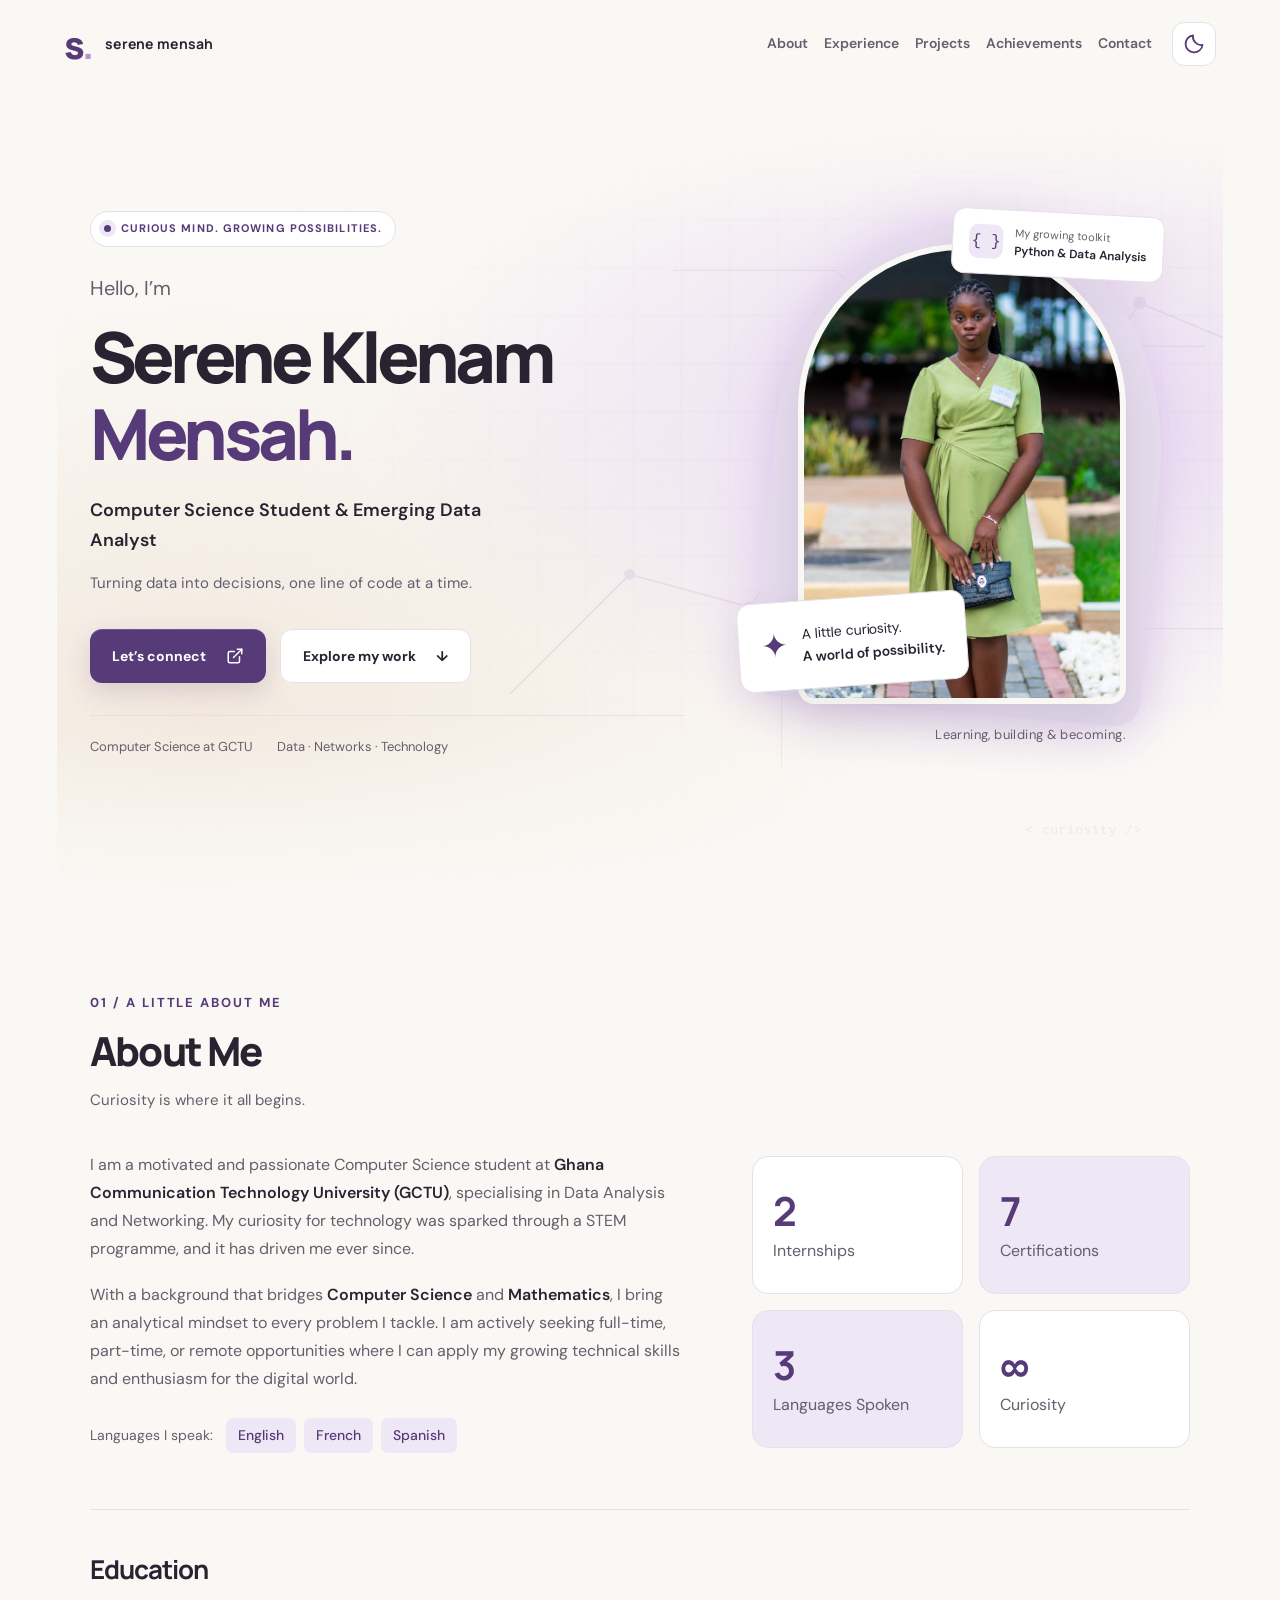
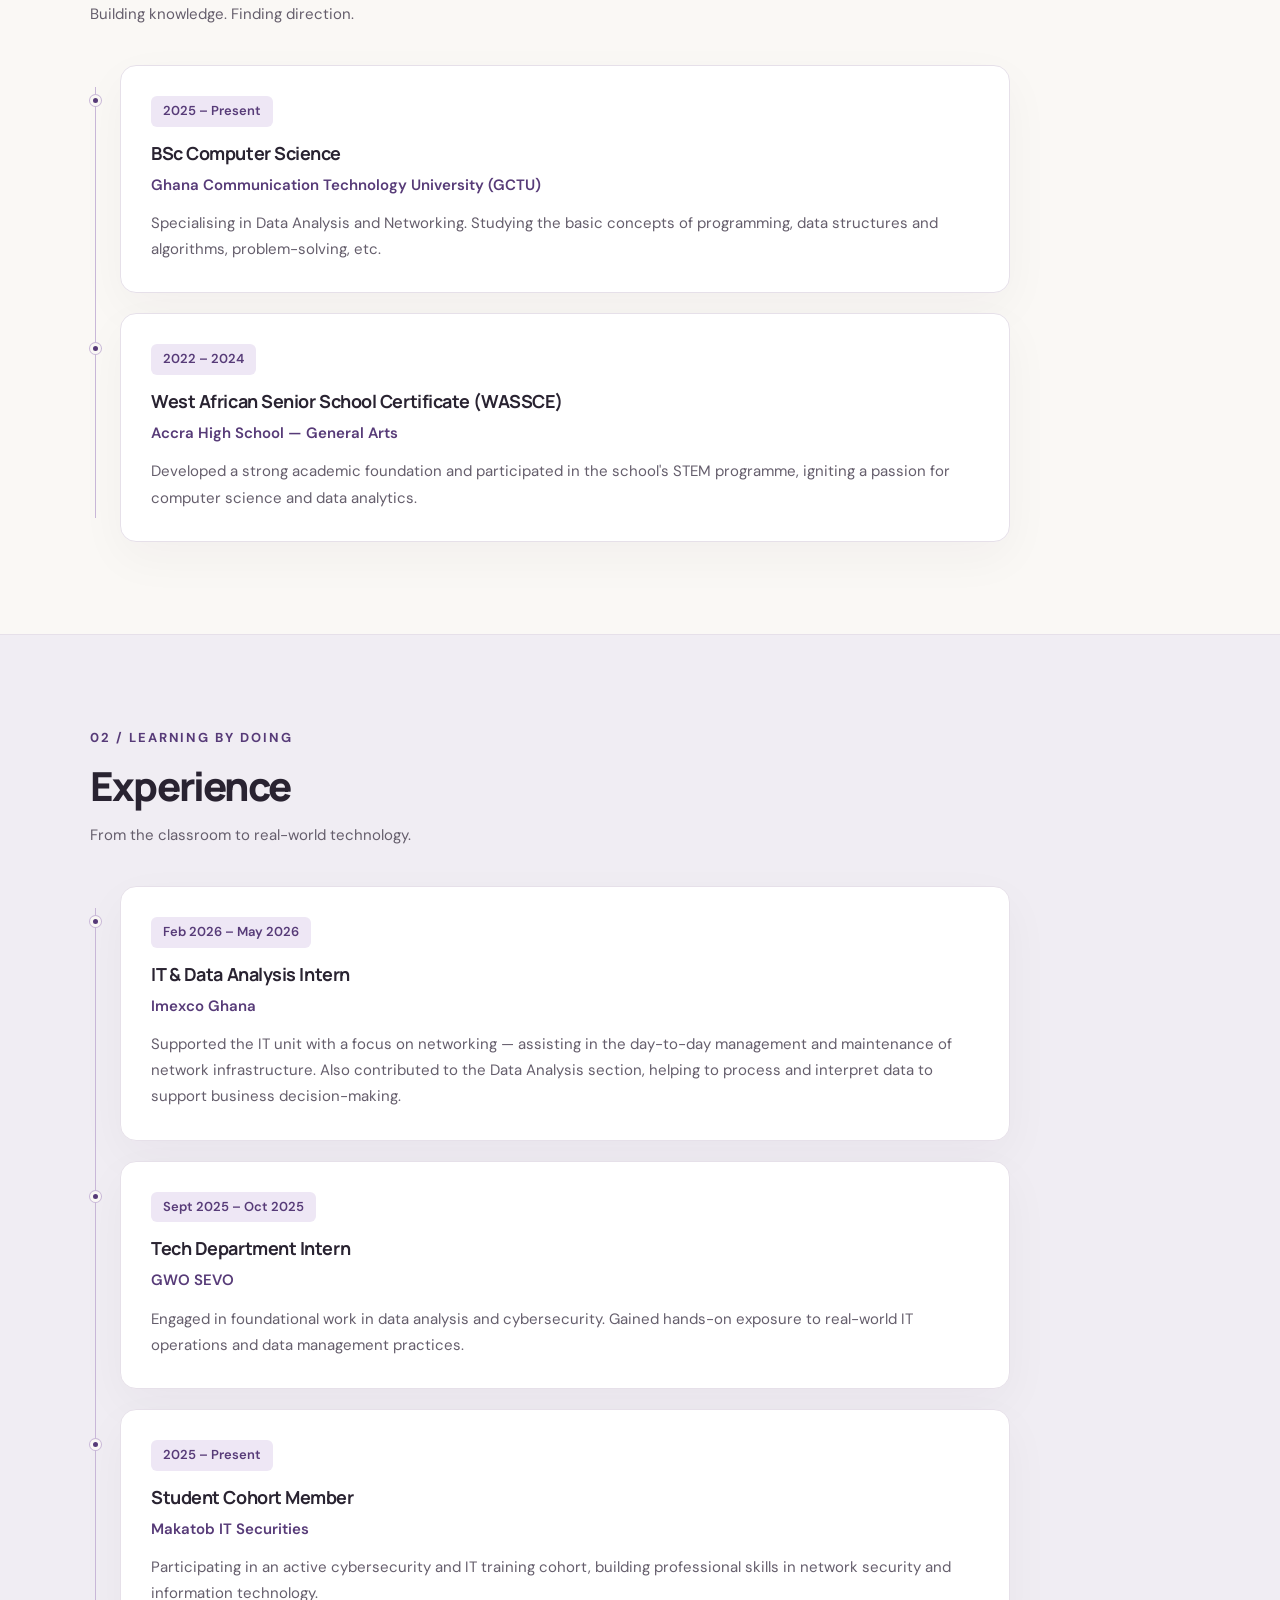
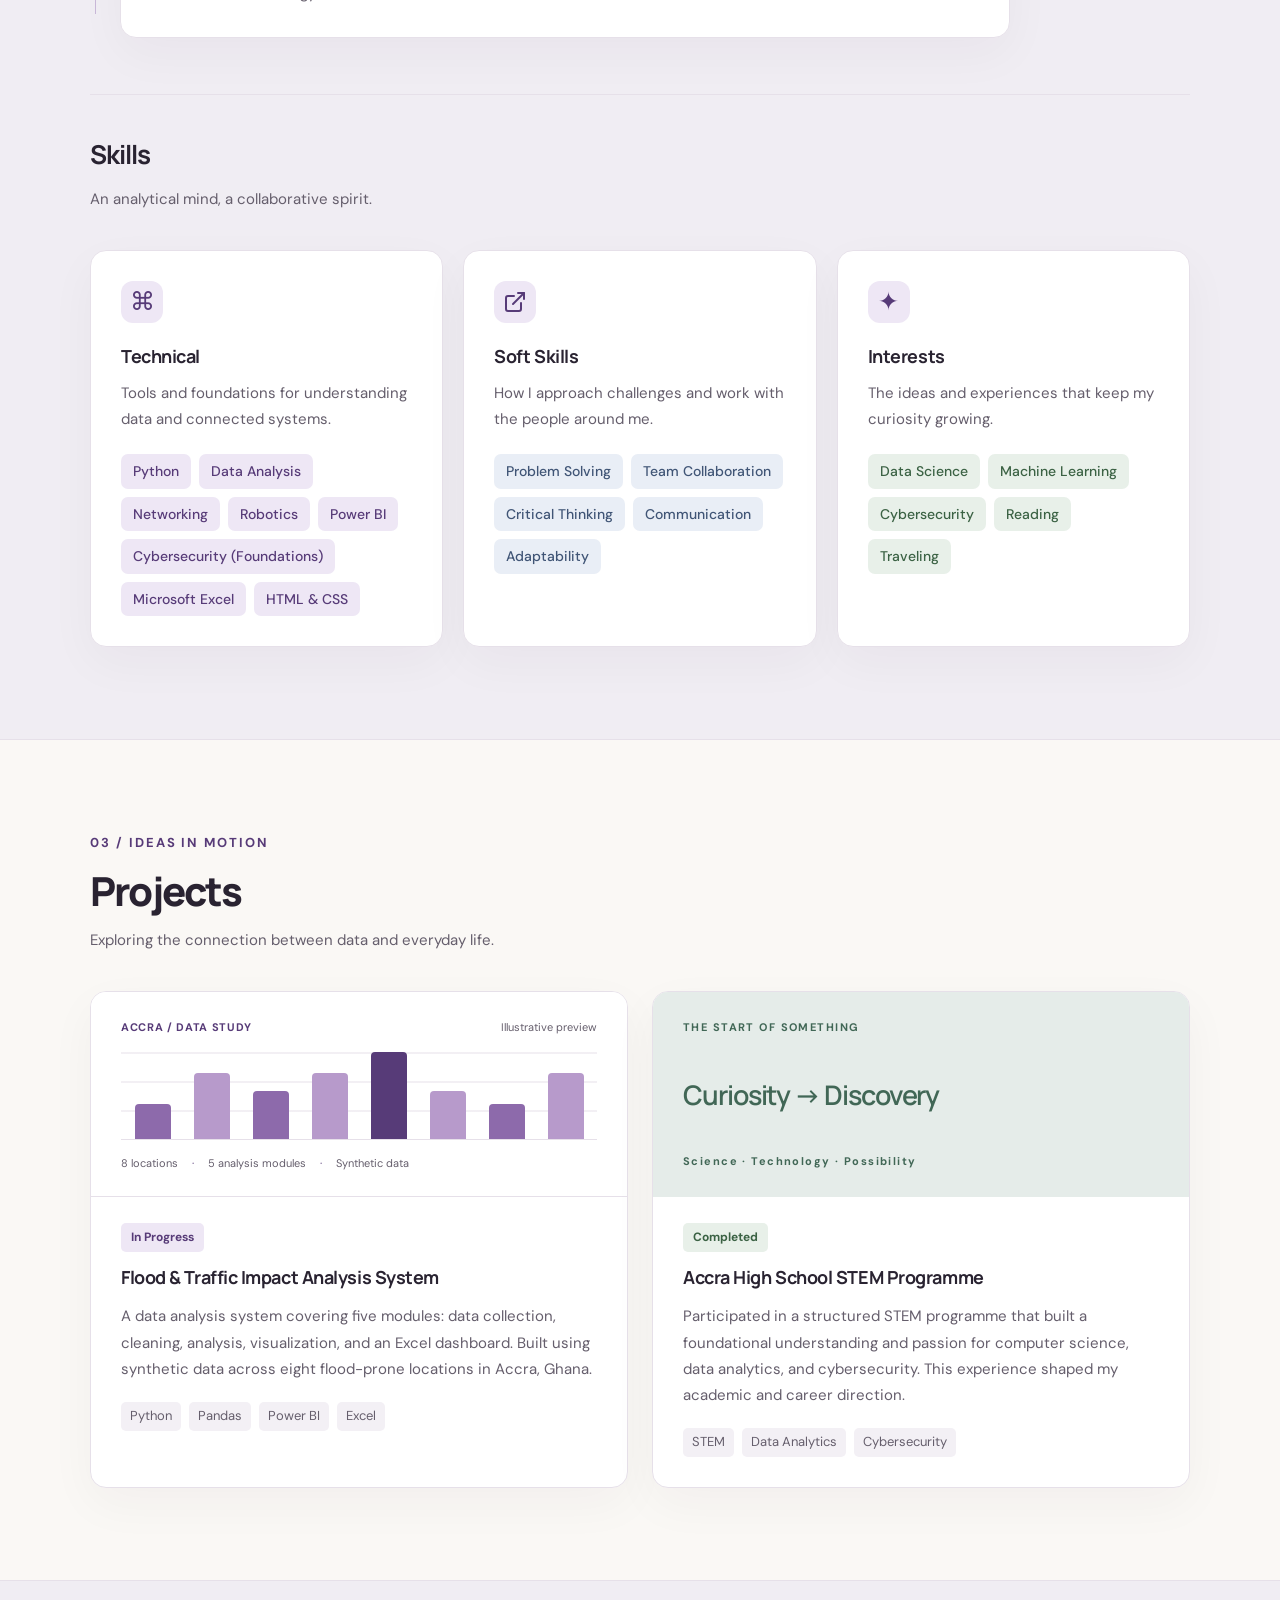
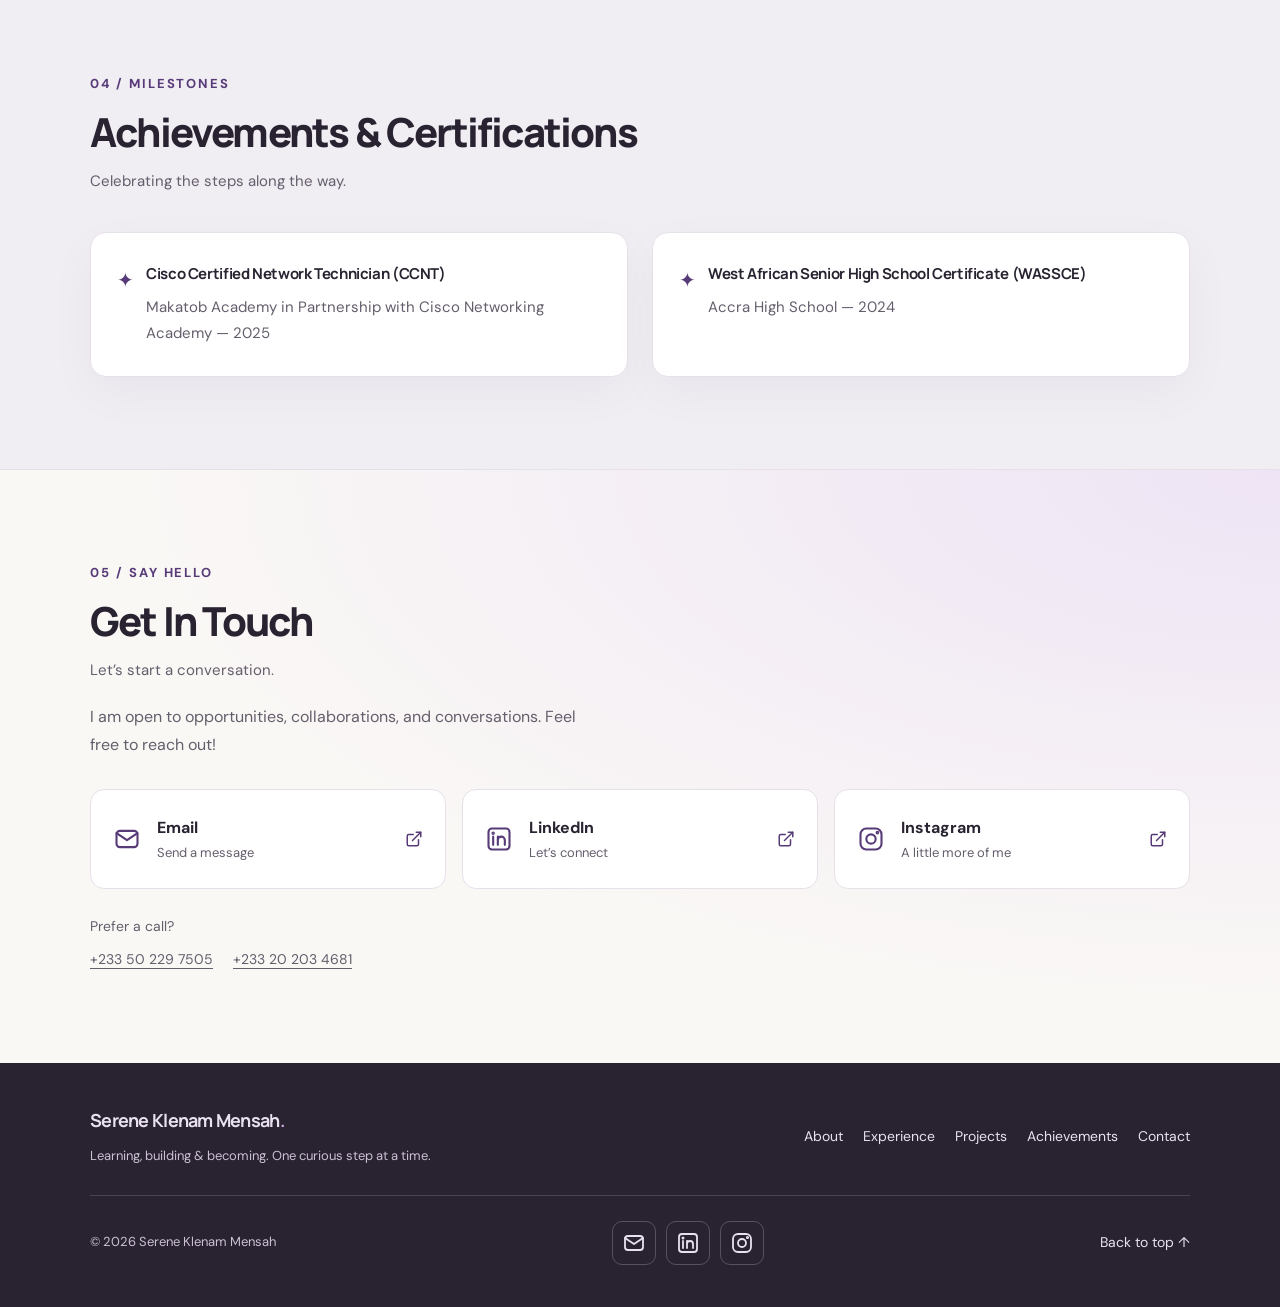
<file: index.html>
<!DOCTYPE html>
<html lang="en">
<head>
  <meta charset="UTF-8" />
  <meta name="viewport" content="width=device-width, initial-scale=1.0" />
  <title>Serene Klenam Mensah | Computer Science &amp; Data Analysis</title>
  <meta name="description" content="Meet Serene Klenam Mensah, a Computer Science student at GCTU exploring data analysis, networking and cybersecurity. Discover her experience, skills and projects." />
  <meta name="theme-color" content="#faf8f5" />
  <meta property="og:title" content="Serene Klenam Mensah | Portfolio" />
  <meta property="og:description" content="Turning data into decisions — one line of code at a time. Explore my journey in computer science, data analysis and networking." />
  <meta property="og:type" content="website" />
  <link rel="canonical" href="https://sereneklenam-hub.github.io/Portfolio/" />
  <meta property="og:url" content="https://sereneklenam-hub.github.io/Portfolio/" />
  <meta property="og:image" content="https://sereneklenam-hub.github.io/Portfolio/assets/images/preview.png" />
  <meta property="og:image:width" content="1200" />
  <meta property="og:image:height" content="630" />
  <meta property="og:image:alt" content="Serene Klenam Mensah — aspiring data analyst portfolio preview" />
  <meta name="twitter:card" content="summary_large_image" />
  <meta name="twitter:title" content="Serene Klenam Mensah | Portfolio" />
  <meta name="twitter:description" content="Computer Science, data analysis and a world of curiosity. Explore my journey, experience and projects." />
  <meta name="twitter:image" content="https://sereneklenam-hub.github.io/Portfolio/assets/images/preview.png" />
  <meta name="twitter:image:alt" content="Serene Klenam Mensah portfolio preview" />
  <link rel="icon" type="image/svg+xml" href="assets/images/favicon.svg" />
  <link rel="preconnect" href="https://fonts.googleapis.com" />
  <link rel="preconnect" href="https://fonts.gstatic.com" crossorigin />
  <script src="script.js"></script>
  <link rel="stylesheet" href="style.css" />
  <link href="https://fonts.googleapis.com/css2?family=DM+Sans:wght@400;500;600;700&family=Manrope:wght@400;500;600;700;800&display=swap" rel="stylesheet" />
</head>
<body>
  <svg class="icon-sprite" xmlns="http://www.w3.org/2000/svg" aria-hidden="true"><defs><symbol id="icon-email" viewBox="0 0 24 24"><rect x="3" y="5" width="18" height="14" rx="3"/><path d="m3 7 9 6 9-6"/></symbol><symbol id="icon-linkedin" viewBox="0 0 24 24"><rect x="3" y="3" width="18" height="18" rx="3"/><path d="M7 10v7M11 17v-7M11 13a3 3 0 0 1 6 0v4"/><circle cx="7" cy="7" r=".6"/></symbol><symbol id="icon-instagram" viewBox="0 0 24 24"><rect x="3" y="3" width="18" height="18" rx="5"/><circle cx="12" cy="12" r="4"/><circle cx="17.5" cy="6.5" r=".7"/></symbol><symbol id="icon-moon" viewBox="0 0 24 24"><path d="M20.5 13a8.5 8.5 0 0 1-9.5-9.5A8.5 8.5 0 1 0 20.5 13Z"/></symbol><symbol id="icon-sun" viewBox="0 0 24 24"><circle cx="12" cy="12" r="4"/><path d="M12 2v2m0 16v2M2 12h2m16 0h2M5 5l1.5 1.5m11 11L19 19M5 19l1.5-1.5m11-11L19 5"/></symbol></defs></svg>
  <a class="skip-link" href="#main">Skip to content</a>

  <!-- NAVIGATION BAR -->
  <nav class="navbar" aria-label="Main navigation">
    <a class="nav-logo" href="#home" aria-label="Serene Klenam Mensah, home">s<span>.</span><span class="logo-name">serene mensah</span></a>
    <div class="nav-controls"><button class="theme-toggle" type="button" aria-label="Switch to dark mode" title="Switch to dark mode" hidden><svg class="icon moon-icon" aria-hidden="true"><use href="#icon-moon"></use></svg><svg class="icon sun-icon" aria-hidden="true"><use href="#icon-sun"></use></svg></button>
    <button class="nav-toggle" type="button" aria-expanded="false" aria-controls="nav-links" aria-label="Open navigation"><span></span><span></span></button></div>
    <ul class="nav-links" id="nav-links">
      <li><a href="#about">About</a></li>
      <li><a href="#experience">Experience</a></li>
      <li><a href="#projects">Projects</a></li>
      <li><a href="#achievements">Achievements</a></li>
      <li><a href="#contact">Contact</a></li>
    </ul>
  </nav>

  <!-- HERO SECTION -->
  <main id="main">
  <section class="hero" id="home" aria-labelledby="hero-name">
    <div class="hero-atmosphere" aria-hidden="true">
      <div class="hero-grid"></div>
      <svg class="hero-data-lines" viewBox="0 0 1200 760" fill="none" preserveAspectRatio="xMidYMid slice">
        <path class="data-route" d="M480 570 590 460 700 490 810 350 940 390 1060 210 1180 260" />
        <path d="M630 180H780L850 250H1120M730 640V570L840 510H1150" />
        <g class="data-nodes"><circle cx="590" cy="460" r="5"/><circle cx="700" cy="490" r="5"/><circle cx="810" cy="350" r="6"/><circle cx="940" cy="390" r="5"/><circle cx="1060" cy="210" r="6"/></g>
      </svg>
      <span class="hero-code">&lt; curiosity /&gt;</span>
    </div>
    <div class="hero-content">
      <p class="hero-eyebrow"><span class="eyebrow-dot" aria-hidden="true"></span> Curious mind. Growing possibilities.</p>
      <p class="hero-hello">Hello, I’m</p>
      <h1 class="hero-name" id="hero-name">Serene Klenam<br /><span>Mensah.</span></h1>
      <p class="hero-title">Computer Science Student &amp; Emerging Data Analyst</p>
      <p class="hero-tagline">Turning data into decisions, one line of code at a time.</p>
      <div class="hero-actions"><a href="#contact" class="btn-primary">Let’s connect <span aria-hidden="true"><svg class="icon external-link-icon" xmlns="http://www.w3.org/2000/svg" width="24" height="24" viewBox="0 0 24 24" fill="none" stroke="currentColor" stroke-width="2" stroke-linecap="round" stroke-linejoin="round" aria-hidden="true" focusable="false"><path d="M15 3h6v6"/><path d="M10 14 21 3"/><path d="M18 13v6a2 2 0 0 1-2 2H5a2 2 0 0 1-2-2V8a2 2 0 0 1 2-2h6"/></svg></span></a><a href="#projects" class="btn-secondary">Explore my work <span aria-hidden="true">↓</span></a></div>
      <div class="hero-details"><span>Computer Science at GCTU</span><span>Data · Networks · Technology</span></div>
    </div>

    <div class="hero-image">
      <div class="hero-focus-card"><span class="focus-mark" aria-hidden="true">{ }</span><span>My growing toolkit<strong>Python &amp; Data Analysis</strong></span></div>
      <div class="portrait-frame"><img src="assets/images/serene.JPG" alt="Serene Klenam Mensah outdoors wearing a light green dress" width="3923" height="5885" fetchpriority="high" /></div>
      <div class="portrait-note"><span aria-hidden="true">✦</span><div>A little curiosity.<br /><strong>A world of possibility.</strong></div></div>
      <span class="portrait-caption">Learning, building &amp; becoming.</span>
    </div>
  </section>

  <!-- ABOUT SECTION -->
  <section class="section" id="about">
    <div class="section-heading">
      <p class="section-eyebrow">01 / A little about me</p>
      <h2 class="section-title">About Me</h2>
      <p class="section-intro">Curiosity is where it all begins.</p>
    </div>
    <div class="about-grid">
      <div class="about-text">
        <p>
          I am a motivated and passionate Computer Science student at
          <strong>Ghana Communication Technology University (GCTU)</strong>,
          specialising in Data Analysis and Networking. My curiosity for
          technology was sparked through a STEM programme, and it has
          driven me ever since.
        </p>
        <p>
          With a background that bridges <strong>Computer Science</strong> and
          <strong>Mathematics</strong>, I bring an analytical
          mindset to every problem I tackle. I am actively seeking full-time,
          part-time, or remote opportunities where I can apply my growing
          technical skills and enthusiasm for the digital world.
        </p>
        <div class="languages">
          <span class="lang-label">Languages I speak:</span>
          <span class="lang-tag">English</span>
          <span class="lang-tag">French</span>
          <span class="lang-tag">Spanish</span>
        </div>
      </div>

      <div class="about-stats">
        <div class="stat-card">
          <span class="stat-number">2</span>
          <span class="stat-desc">Internships</span>
        </div>
        <div class="stat-card">
          <span class="stat-number">7</span>
          <span class="stat-desc">Certifications</span>
        </div>
        <div class="stat-card">
          <span class="stat-number">3</span>
          <span class="stat-desc">Languages Spoken</span>
        </div>
        <div class="stat-card">
          <span class="stat-number">∞</span>
          <span class="stat-desc">Curiosity</span>
        </div>
      </div>
    </div>

  <div class="subsection" id="education">
    <div class="section-heading">
      <h3 class="subsection-title">Education</h3>
      <p class="section-intro">Building knowledge. Finding direction.</p>
    </div>
    <div class="timeline">

      <div class="timeline-item">
        <div class="timeline-dot"></div>
        <div class="timeline-card">
          <span class="timeline-date">2025 – Present</span>
          <h4>BSc Computer Science</h4>
          <p class="timeline-place">Ghana Communication Technology University (GCTU)</p>
          <p>Specialising in Data Analysis and Networking. Studying the basic concepts of programming, data structures and algorithms, problem-solving, etc.</p>
        </div>
      </div>

      <div class="timeline-item">
        <div class="timeline-dot"></div>
        <div class="timeline-card">
          <span class="timeline-date">2022 – 2024</span>
          <h4>West African Senior School Certificate (WASSCE)</h4>
          <p class="timeline-place">Accra High School — General Arts</p>
          <p>Developed a strong academic foundation and participated in the school's
             STEM programme, igniting a passion for computer science and data analytics.</p>
        </div>
      </div>

    </div>
  </div>
  </section>

  <!-- EXPERIENCE SECTION -->
  <section class="section section-alt" id="experience">
    <div class="section-heading">
      <p class="section-eyebrow">02 / Learning by doing</p>
      <h2 class="section-title">Experience</h2>
      <p class="section-intro">From the classroom to real-world technology.</p>
    </div>
    <div class="timeline">

      <div class="timeline-item">
        <div class="timeline-dot"></div>
        <div class="timeline-card">
          <span class="timeline-date">Feb 2026 – May 2026</span>
          <h3>IT &amp; Data Analysis Intern</h3>
          <p class="timeline-place">Imexco Ghana</p>
          <p>Supported the IT unit with a focus on networking — assisting in the
             day-to-day management and maintenance of network infrastructure. Also
             contributed to the Data Analysis section, helping to process and
             interpret data to support business decision-making.</p>
        </div>
      </div>

      <div class="timeline-item">
        <div class="timeline-dot"></div>
        <div class="timeline-card">
          <span class="timeline-date">Sept 2025 – Oct 2025</span>
          <h3>Tech Department Intern</h3>
          <p class="timeline-place">GWO SEVO</p>
          <p>Engaged in foundational work in data analysis and cybersecurity.
             Gained hands-on exposure to real-world IT operations and data
             management practices.</p>
        </div>
      </div>

      <div class="timeline-item">
        <div class="timeline-dot"></div>
        <div class="timeline-card">
          <span class="timeline-date">2025 – Present</span>
          <h3>Student Cohort Member</h3>
          <p class="timeline-place">Makatob IT Securities</p>
          <p>Participating in an active cybersecurity and IT training cohort,
             building professional skills in network security and information
             technology.</p>
        </div>
      </div>

    </div>

  <div class="subsection" id="skills">
    <div class="section-heading">
      <h3 class="subsection-title">Skills</h3>
      <p class="section-intro">An analytical mind, a collaborative spirit.</p>
    </div>
    <div class="skills-grid">

      <div class="skill-category">
        <span class="card-symbol" aria-hidden="true">⌘</span><h4 class="skill-cat-title">Technical</h4><p class="skill-context">Tools and foundations for understanding data and connected systems.</p>
        <div class="skill-tags">
          <span class="skill-tag">Python</span>
          <span class="skill-tag">Data Analysis</span>
          <span class="skill-tag">Networking</span>
          <span class="skill-tag">Robotics</span>
          <span class="skill-tag">Power BI</span>
          <span class="skill-tag">Cybersecurity (Foundations)</span>
          <span class="skill-tag">Microsoft Excel</span>
          <span class="skill-tag">HTML &amp; CSS</span>
        </div>
      </div>

      <div class="skill-category">
        <span class="card-symbol" aria-hidden="true"><svg class="icon external-link-icon" xmlns="http://www.w3.org/2000/svg" width="24" height="24" viewBox="0 0 24 24" fill="none" stroke="currentColor" stroke-width="2" stroke-linecap="round" stroke-linejoin="round" aria-hidden="true" focusable="false"><path d="M15 3h6v6"/><path d="M10 14 21 3"/><path d="M18 13v6a2 2 0 0 1-2 2H5a2 2 0 0 1-2-2V8a2 2 0 0 1 2-2h6"/></svg></span><h4 class="skill-cat-title">Soft Skills</h4><p class="skill-context">How I approach challenges and work with the people around me.</p>
        <div class="skill-tags">
          <span class="skill-tag soft">Problem Solving</span>
          <span class="skill-tag soft">Team Collaboration</span>
          <span class="skill-tag soft">Critical Thinking</span>
          <span class="skill-tag soft">Communication</span>
          <span class="skill-tag soft">Adaptability</span>
        </div>
      </div>

      <div class="skill-category">
        <span class="card-symbol" aria-hidden="true">✦</span><h4 class="skill-cat-title">Interests</h4><p class="skill-context">The ideas and experiences that keep my curiosity growing.</p>
        <div class="skill-tags">
          <span class="skill-tag interest">Data Science</span>
          <span class="skill-tag interest">Machine Learning</span>
          <span class="skill-tag interest">Cybersecurity</span>
          <span class="skill-tag interest">Reading</span>
          <span class="skill-tag interest">Traveling</span>
        </div>
      </div>

    </div>
  </div>
  </section>

  <!-- PROJECTS SECTION -->
  <section class="section" id="projects">
    <div class="section-heading">
      <p class="section-eyebrow">03 / Ideas in motion</p>
      <h2 class="section-title">Projects</h2>
      <p class="section-intro">Exploring the connection between data and everyday life.</p>
    </div>
    <div class="projects-grid">

      <div class="project-card">
        <div class="project-art flood-art">
          <div class="chart-heading"><span>ACCRA / DATA STUDY</span><span class="chart-caption">Illustrative preview</span></div>
          <div class="chart-bars" aria-hidden="true"><i></i><i></i><i></i><i></i><i></i><i></i><i></i><i></i></div>
          <div class="chart-summary"><span>8 locations</span><span>5 analysis modules</span><span>Synthetic data</span></div>
        </div><div class="project-status in-progress">In Progress</div>
        <h3>Flood &amp; Traffic Impact Analysis System</h3>
        <p>A data analysis system covering five modules: data collection, cleaning,
           analysis, visualization, and an Excel dashboard. Built using synthetic
           data across eight flood-prone locations in Accra, Ghana.</p>
        <div class="project-tags">
          <span>Python</span>
          <span>Pandas</span>
          <span>Power BI</span>
          <span>Excel</span>
        </div>
      </div>

      <div class="project-card">
        <div class="project-art stem-art" aria-hidden="true"><span>THE START OF SOMETHING</span><strong>Curiosity → Discovery</strong><span>Science · Technology · Possibility</span></div><div class="project-status completed">Completed</div>
        <h3>Accra High School STEM Programme</h3>
        <p>Participated in a structured STEM programme that built a foundational
           understanding and passion for computer science, data analytics, and
           cybersecurity. This experience shaped my academic and career direction.</p>
        <div class="project-tags">
          <span>STEM</span>
          <span>Data Analytics</span>
          <span>Cybersecurity</span>
        </div>
      </div>

    </div>
  </section>

  <!-- ACHIEVEMENTS SECTION -->
  <section class="section section-alt" id="achievements">
    <div class="section-heading">
      <p class="section-eyebrow">04 / Milestones</p>
      <h2 class="section-title">Achievements &amp; Certifications</h2>
      <p class="section-intro">Celebrating the steps along the way.</p>
    </div>
    <div class="achievements-grid">

      <div class="achievement-card">
        <div class="achievement-info">
          <h3>Cisco Certified Network Technician (CCNT)</h3>
          <p>Makatob Academy in Partnership with Cisco Networking Academy — 2025</p>
        </div>
      </div>

      <div class="achievement-card">
        <div class="achievement-info">
          <h3>West African Senior High School Certificate (WASSCE)</h3>
          <p>Accra High School — 2024</p>
        </div>
      </div>

    </div>
  </section>

  <!-- CONTACT SECTION -->
  <section class="section" id="contact">
    <div class="section-heading">
      <p class="section-eyebrow">05 / Say hello</p>
      <h2 class="section-title">Get In Touch</h2>
      <p class="section-intro">Let’s start a conversation.</p></div>
    <p class="contact-intro">
      I am open to opportunities, collaborations, and conversations.
      Feel free to reach out!
    </p>
    <div class="contact-socials">
      <a class="social-card" href="mailto:mensahserene2020@gmail.com" aria-label="Email" title="Email"><svg class="icon " aria-hidden="true"><use href="#icon-email"></use></svg><span><strong>Email</strong><small>Send a message</small></span><span class="social-arrow" aria-hidden="true"><svg class="icon external-link-icon" xmlns="http://www.w3.org/2000/svg" width="24" height="24" viewBox="0 0 24 24" fill="none" stroke="currentColor" stroke-width="2" stroke-linecap="round" stroke-linejoin="round" aria-hidden="true" focusable="false"><path d="M15 3h6v6"/><path d="M10 14 21 3"/><path d="M18 13v6a2 2 0 0 1-2 2H5a2 2 0 0 1-2-2V8a2 2 0 0 1 2-2h6"/></svg></span></a>
      <a class="social-card" href="https://www.linkedin.com/in/serene-klenam-mensah-371006296" target="_blank" rel="noopener noreferrer" aria-label="LinkedIn (opens in a new tab)" title="LinkedIn (opens in a new tab)"><svg class="icon " aria-hidden="true"><use href="#icon-linkedin"></use></svg><span><strong>LinkedIn</strong><small>Let’s connect</small></span><span class="social-arrow" aria-hidden="true"><svg class="icon external-link-icon" xmlns="http://www.w3.org/2000/svg" width="24" height="24" viewBox="0 0 24 24" fill="none" stroke="currentColor" stroke-width="2" stroke-linecap="round" stroke-linejoin="round" aria-hidden="true" focusable="false"><path d="M15 3h6v6"/><path d="M10 14 21 3"/><path d="M18 13v6a2 2 0 0 1-2 2H5a2 2 0 0 1-2-2V8a2 2 0 0 1 2-2h6"/></svg></span></a>
      <a class="social-card" href="https://www.instagram.com/iam_justserenee?stkn=MWZ3czFwdTFqOWZtbg==" target="_blank" rel="noopener noreferrer" aria-label="Instagram (opens in a new tab)" title="Instagram (opens in a new tab)"><svg class="icon " aria-hidden="true"><use href="#icon-instagram"></use></svg><span><strong>Instagram</strong><small>A little more of me</small></span><span class="social-arrow" aria-hidden="true"><svg class="icon external-link-icon" xmlns="http://www.w3.org/2000/svg" width="24" height="24" viewBox="0 0 24 24" fill="none" stroke="currentColor" stroke-width="2" stroke-linecap="round" stroke-linejoin="round" aria-hidden="true" focusable="false"><path d="M15 3h6v6"/><path d="M10 14 21 3"/><path d="M18 13v6a2 2 0 0 1-2 2H5a2 2 0 0 1-2-2V8a2 2 0 0 1 2-2h6"/></svg></span></a>
    </div>
    <div class="contact-direct"><span>Prefer a call?</span><a href="tel:+233502297505">+233 50 229 7505</a><a href="tel:+233202034681">+233 20 203 4681</a></div>
  </section>

  </main>

  <!-- FOOTER -->
  <footer class="footer">
    <div class="footer-top">
      <div class="footer-personal"><a class="footer-name" href="#home">Serene Klenam Mensah<span>.</span></a><p>Learning, building &amp; becoming. One curious step at a time.</p></div>
      <nav class="footer-links" aria-label="Footer navigation"><a href="#about">About</a><a href="#experience">Experience</a><a href="#projects">Projects</a><a href="#achievements">Achievements</a><a href="#contact">Contact</a></nav>
    </div>
    <div class="footer-bottom"><p>© <span id="year">2026</span> Serene Klenam Mensah</p><div class="footer-socials" aria-label="Social links"><a class="social-icon" href="mailto:mensahserene2020@gmail.com" aria-label="Email" title="Email"><svg class="icon " aria-hidden="true"><use href="#icon-email"></use></svg></a>
      <a class="social-icon" href="https://www.linkedin.com/in/serene-klenam-mensah-371006296" target="_blank" rel="noopener noreferrer" aria-label="LinkedIn (opens in a new tab)" title="LinkedIn (opens in a new tab)"><svg class="icon " aria-hidden="true"><use href="#icon-linkedin"></use></svg></a>
      <a class="social-icon" href="https://www.instagram.com/iam_justserenee?stkn=MWZ3czFwdTFqOWZtbg==" target="_blank" rel="noopener noreferrer" aria-label="Instagram (opens in a new tab)" title="Instagram (opens in a new tab)"><svg class="icon " aria-hidden="true"><use href="#icon-instagram"></use></svg></a></div><a href="#home">Back to top ↑</a></div>
  </footer>

</body>
</html>
</file>
<file: style.css>
/* Palette & foundations */
:root {
  --bg:#faf8f5;
  --surface:#fff;
  --ink:#292331;
  --muted:#655e6c;
  --purple:#573b78;
  --lavender:#eee7f5;
  --border:#e6e0e9;
  --display:'Manrope',sans-serif;
  --body:'DM Sans',sans-serif;
  --shadow:0 16px 48px #32213f0a;
  --nav-bg:#faf8f5ed;
  --alt:#f0edf3;
  --portrait-bg:#e8ddef;
  --soft-bg:#e9eef6;
  --soft-ink:#405576;
  --green-bg:#e8f0e9;
  --green-ink:#3b6244;
  --stem-bg:#e5ece9;
  --stem-ink:#416756;
  --tag-bg:#f3f0f5;
  --contact-glow:#eee4f5;
  --button-ink:#fff;
  --button-hover:#42265f;
  --chart-bar:#8d6aab;
  --chart-light:#b79acb;
  color-scheme:light;
}

*,*::before,*::after {
  box-sizing:border-box;
}

* {
  margin:0;
  padding:0;
}

html {
  scroll-behavior:smooth;
  scroll-padding-top:100px;
}

body {
  font-family:var(--body);
  background:var(--bg);
  color:var(--ink);
  font-size:16px;
  line-height:1.75;
}

a {
  color:inherit;
  text-decoration:none;
}

button {
  font:inherit;
}

img {
  display:block;
  max-width:100%;
}

ul {
  list-style:none;
}

::selection {
  background:#dac8eb;
  color:var(--ink);
}

:focus-visible {
  outline:3px solid var(--purple);
  outline-offset:5px;
}

a,button {
  touch-action:manipulation;
}

a {
  transition:color .2s,background .2s,transform .2s;
}

a:hover {
  color:var(--purple);
}

.sr-only {
  position:absolute;
  width:1px;
  height:1px;
  padding:0;
  overflow:hidden;
  clip-path:inset(50%);
  white-space:nowrap;
}

.skip-link {
  position:fixed;
  top:12px;
  left:16px;
  transform:translateY(-150%);
  z-index:100;
  background:var(--purple);
  color:var(--button-ink);
  padding:10px 20px;
  border-radius:8px;
}

.skip-link:focus {
  transform:none;
  color:var(--button-ink);
}

/* Navigation */
.navbar {
  position:fixed;
  top:0;
  left:0;
  width:100%;
  height:88px;
  padding:0 max(5%,calc((100% - 1200px)/2));
  display:flex;
  align-items:center;
  justify-content:space-between;
  gap:24px;
  z-index:20;
  border-bottom:1px solid transparent;
  background:var(--nav-bg);
  backdrop-filter:blur(16px);
  transition:height .25s,box-shadow .25s,border-color .25s;
}

.navbar.is-scrolled {
  height:72px;
  border-color:var(--border);
  box-shadow:0 4px 24px #30203c08;
}

.nav-logo {
  display:flex;
  align-items:center;
  font-family:var(--display);
  font-size:38px;
  font-weight:800;
  line-height:1;
  color:var(--purple);
  letter-spacing:-3px;
}

.nav-logo>span:first-child {
  color:#b993c7;
}

.logo-name {
  font-size:14px;
  font-weight:700;
  letter-spacing:.02em;
  margin-left:14px;
  color:var(--ink);
}

.nav-links {
  display:flex;
  gap:22px;
  align-items:center;
}

.nav-links a {
  font-size:14px;
  font-weight:600;
  color:var(--muted);
  display:block;
  padding:9px 0;
  position:relative;
}

.nav-links a::after {
  content:'';
  position:absolute;
  bottom:2px;
  left:0;
  right:0;
  height:2px;
  background:var(--purple);
  transform:scaleX(0);
  transition:transform .2s;
}

.nav-links a:hover,.nav-links a.active {
  color:var(--purple);
}

.nav-links a.active::after {
  transform:scaleX(1);
}

.nav-toggle {
  display:none;
}

/* Introduction & portrait */
.hero {
  max-width:1200px;
  margin:auto;
  min-height:760px;
  min-height:min(900px,100svh);
  padding:155px 0 85px;
  display:grid;
  grid-template-columns:1.3fr 1fr;
  align-items:center;
  gap:80px;
  position:relative;
}

.hero-content {
  position:relative;
  z-index:1;
}

.hero-eyebrow,.section-eyebrow {
  font-size:13px;
  font-weight:700;
  text-transform:uppercase;
  letter-spacing:.15em;
  color:var(--purple);
}

.hero-eyebrow {
  display:flex;
  align-items:center;
  gap:10px;
  margin-bottom:26px;
}

.eyebrow-dot {
  height:7px;
  width:7px;
  border-radius:50%;
  background:var(--purple);
  box-shadow:0 0 0 5px var(--lavender);
}

.hero-hello {
  font-size:22px;
  margin-bottom:6px;
  color:var(--muted);
}

.hero-name {
  font-family:var(--display);
  font-size:clamp(44px,5.5vw,74px);
  font-weight:800;
  letter-spacing:-.065em;
  line-height:1.1;
  margin-bottom:26px;
}

.hero-name span {
  color:var(--purple);
}

.hero-title {
  font-weight:600;
  max-width:360px;
  font-size:18px;
  line-height:1.6;
}

.hero-tagline {
  color:var(--muted);
  font-size:15px;
  margin-top:10px;
  max-width:390px;
}

.hero-actions {
  display:flex;
  gap:24px;
  align-items:center;
  flex-wrap:wrap;
  margin-top:30px;
}

.btn-primary,.btn-secondary {
  display:inline-flex;
  align-items:center;
  gap:22px;
  font-size:15px;
  font-weight:700;
  min-height:48px;
}

.btn-primary {
  background:var(--purple);
  color:var(--button-ink);
  padding:14px 24px;
  border-radius:10px;
  box-shadow:0 8px 20px #573b781c;
}

.btn-primary:hover {
  background:var(--button-hover);
  color:var(--button-ink);
  transform:translateY(-3px);
}

.btn-secondary:hover {
  transform:translateY(-2px);
}

.hero-details {
  display:flex;
  flex-wrap:wrap;
  gap:8px 24px;
  margin-top:42px;
  padding-top:20px;
  border-top:1px solid var(--border);
  color:var(--muted);
  font-size:13px;
}

.hero-image {
  position:relative;
  max-width:380px;
  width:100%;
  justify-self:center;
  padding:20px 26px 0;
}

.hero-image::before {
  content:'';
  position:absolute;
  inset:0 -8px 35px 0;
  background:var(--portrait-bg);
  border-radius:48% 48% 24px 24px;
  transform:rotate(5deg);
}

.portrait-frame {
  position:relative;
  height:460px;
  border-radius:180px 180px 18px 18px;
  overflow:hidden;
  background:#d4dcd7;
  border:6px solid var(--bg);
  box-shadow:var(--shadow);
}

.portrait-frame img {
  width:100%;
  height:100%;
  object-fit:cover;
  object-position:53% 28%;
  transform:scale(1.35);
  transform-origin:53% 28%;
}

.portrait-note {
  position:absolute;
  bottom:60px;
  left:-34px;
  display:flex;
  align-items:center;
  gap:14px;
  padding:18px 22px;
  background:var(--surface);
  box-shadow:0 12px 36px #32213f14;
  border:1px solid var(--border);
  border-radius:14px;
  font-size:14px;
  line-height:1.6;
  transform:rotate(-4deg);
}

.portrait-note>span {
  font-size:32px;
  color:var(--purple);
}

.portrait-note strong {
  font-weight:600;
}

.portrait-caption {
  display:block;
  position:relative;
  text-align:right;
  padding-top:20px;
  font-size:13px;
  letter-spacing:.03em;
  color:var(--muted);
}

/* Shared sections */
.section {
  padding:92px max(5%,calc((100% - 1100px)/2));
  scroll-margin-top:0;
}

.section-alt {
  background:var(--alt);
  border-block:1px solid var(--border);
}

.section-heading {
  margin-bottom:38px;
}

.section-eyebrow {
  margin-bottom:12px;
}

.section-title {
  font-family:var(--display);
  font-size:clamp(28px,3.3vw,40px);
  letter-spacing:-.045em;
  line-height:1.2;
  font-weight:800;
  max-width:740px;
}

.section-intro {
  color:var(--muted);
  font-size:15px;
  margin-top:12px;
}

.about-grid {
  display:grid;
  grid-template-columns:1.35fr 1fr;
  gap:70px;
  align-items:center;
}

.about-text p {
  color:var(--muted);
  margin-bottom:18px;
}

.about-text strong {
  color:var(--ink);
  font-weight:600;
}

.languages {
  display:flex;
  flex-wrap:wrap;
  gap:8px;
  align-items:center;
  margin-top:25px;
}

.lang-label {
  font-size:14px;
  margin-right:5px;
  color:var(--muted);
}

.lang-tag,.skill-tag {
  background:var(--lavender);
  color:var(--purple);
  border-radius:7px;
  padding:5px 12px;
  font-size:14px;
  font-weight:500;
}

.about-stats {
  display:grid;
  grid-template-columns:1fr 1fr;
  gap:16px;
}

.stat-card {
  background:var(--surface);
  border:1px solid var(--border);
  border-radius:16px;
  padding:28px 20px;
}

.stat-card:nth-child(2),.stat-card:nth-child(3) {
  background:var(--lavender);
}

.stat-number {
  font-family:var(--display);
  display:block;
  font-size:40px;
  font-weight:700;
  letter-spacing:-.05em;
  color:var(--purple);
  line-height:1.3;
}

.stat-desc {
  font-size:16px;
  color:var(--muted);
}

/* Journey */
.timeline {
  position:relative;
  padding-left:30px;
  max-width:920px;
}

.timeline::before {
  content:'';
  position:absolute;
  left:5px;
  top:22px;
  bottom:24px;
  width:1px;
  background:#c9b8d8;
}

.timeline-item {
  position:relative;
  margin-bottom:20px;
}

.timeline-item:last-child {
  margin-bottom:0;
}

.timeline-dot {
  position:absolute;
  left:-30px;
  top:30px;
  width:11px;
  height:11px;
  background:var(--purple);
  border:3px solid var(--bg);
  border-radius:50%;
  box-shadow:0 0 0 1px #c9b8d8;
}

.timeline-card,.skill-category,.project-card,.achievement-card {
  background:var(--surface);
  border:1px solid var(--border);
  border-radius:16px;
  padding:30px;
  box-shadow:var(--shadow);
  transition:transform .25s,border-color .25s,box-shadow .25s;
}

.timeline-card:hover,.project-card:hover {
  transform:translateY(-3px);
  border-color:#bba4cc;
  box-shadow:0 18px 44px #32213f10;
}

.timeline-date {
  display:inline-block;
  font-size:13px;
  font-weight:600;
  color:var(--purple);
  background:var(--lavender);
  padding:4px 12px;
  border-radius:6px;
  margin-bottom:13px;
}

h3 {
  font-family:var(--display);
  font-size:18px;
  letter-spacing:-.025em;
  line-height:1.5;
  font-weight:700;
}

.timeline-place {
  font-size:15px;
  font-weight:600;
  color:var(--purple);
  margin:5px 0 12px;
}

.timeline-card p:last-child {
  font-size:16px;
  color:var(--muted);
}

/* Skills & work */
.skills-grid {
  display:grid;
  grid-template-columns:repeat(3,minmax(0,1fr));
  gap:20px;
}

.card-symbol {
  display:flex;
  align-items:center;
  justify-content:center;
  width:42px;
  height:42px;
  border-radius:12px;
  background:var(--lavender);
  color:var(--purple);
  font-size:25px;
  margin-bottom:20px;
}

.skill-context {
  font-size:15px;
  color:var(--muted);
  margin:10px 0 22px;
}

.skill-tags,.project-tags {
  display:flex;
  flex-wrap:wrap;
  gap:8px;
}

.skill-tag.soft {
  background:var(--soft-bg);
  color:var(--soft-ink);
}

.skill-tag.interest {
  background:var(--green-bg);
  color:var(--green-ink);
}

.projects-grid,.achievements-grid {
  display:grid;
  grid-template-columns:repeat(2,minmax(0,1fr));
  gap:24px;
}

.project-card {
  overflow:hidden;
}

.project-art {
  margin:-30px -30px 25px;
  padding:26px 30px;
  height:205px;
  display:flex;
  flex-direction:column;
  justify-content:space-between;
  background:var(--lavender);
  color:var(--purple);
}

.project-art>span {
  font-size:11px;
  font-weight:700;
  letter-spacing:.13em;
}

.chart-bars {
  display:flex;
  gap:10px;
  align-items:flex-end;
  height:90px;
  padding-top:10px;
  border-bottom:1px solid #573b7833;
}

.chart-bars i {
  flex:1;
  background:var(--chart-bar);
  border-radius:5px 5px 0 0;
  height:40%;
}

.chart-bars i:nth-child(2n) {
  height:75%;
  background:var(--chart-light);
}

.chart-bars i:nth-child(3n) {
  height:55%;
}

.chart-bars i:nth-child(5) {
  height:100%;
  background:var(--purple);
}

.stem-art {
  background:var(--stem-bg);
  color:var(--stem-ink);
}

.stem-art strong {
  font-family:var(--display);
  font-size:clamp(19px,2.2vw,27px);
  font-weight:600;
  letter-spacing:-.04em;
}

.project-status {
  display:inline-block;
  font-size:12px;
  font-weight:700;
  padding:4px 10px;
  border-radius:5px;
  margin-bottom:12px;
}

.in-progress {
  background:var(--lavender);
  color:var(--purple);
}

.completed {
  background:var(--green-bg);
  color:var(--green-ink);
}

.project-card p {
  font-size:16px;
  color:var(--muted);
  margin:12px 0 20px;
}

.project-tags span {
  font-size:13px;
  padding:3px 9px;
  background:var(--tag-bg);
  color:var(--muted);
  border-radius:5px;
}

.achievement-card {
  position:relative;
  padding-left:55px;
}

.achievement-card::before {
  content:'✦';
  position:absolute;
  left:26px;
  top:30px;
  color:var(--purple);
  font-size:20px;
}

.achievement-info h3 {
  font-size:15px;
}

.achievement-info p {
  font-size:16px;
  color:var(--muted);
  margin-top:8px;
}

/* Contact & footer */
#contact {
  background:radial-gradient(ellipse at top right,var(--contact-glow),transparent 65%);
}

#contact .section-heading {
  margin-bottom:20px;
}

.contact-intro {
  color:var(--muted);
  max-width:500px;
  margin-bottom:30px;
}

.footer {
  padding:42px max(5%,calc((100% - 1100px)/2));
  background:#292331;
  color:#e9e1ef;
}

.footer-name {
  font-family:var(--display);
  font-size:18px;
  letter-spacing:-.04em;
  font-weight:700;
}

.footer-name span {
  color:#caa7e2;
}

.footer p {
  font-size:13px;
  color:#ccc0d5;
  margin-top:8px;
}

.footer a:hover {
  color:#dbc7ef;
}

/* Motion: content stays visible if JavaScript is unavailable */
.reveal {
  animation:reveal .65s ease both;
}

@keyframes reveal {
  from {
    opacity:.35;
    transform:translateY(18px);
  }
  to {
    opacity:1;
    transform:translateY(0);
  }
}

/* Tablet & mobile */
@media(min-width:1440px) {
  .hero {
    gap:110px;
  }
}

@media(max-width:1300px) {
  .hero {
    margin-inline:7%;
    gap:50px;
  }
  .navbar {
    padding-inline:5%;
  }
  .nav-links {
    gap:16px;
  }
}

@media(max-width:1050px) {
  .logo-name {
    display:none;
  }
  .hero {
    gap:32px;
    min-height:760px;
  }
  .hero-name {
    font-size:56px;
  }
  .hero-image {
    max-width:310px;
  }
  .portrait-frame {
    height:420px;
  }
  .portrait-note {
    left:-15px;
  }
  .about-grid {
    gap:35px;
  }
  .skill-category {
    padding:24px;
  }
}

@media(max-width:800px) {
  .navbar {
    height:74px;
  }
  .nav-toggle {
    display:flex;
    width:44px;
    height:44px;
    flex-direction:column;
    justify-content:center;
    gap:6px;
    align-items:center;
    background:transparent;
    border:1px solid var(--border);
    border-radius:10px;
    color:var(--purple);
    cursor:pointer;
  }
  .nav-toggle span {
    width:19px;
    height:2px;
    background:currentColor;
    transition:transform .2s;
  }
  .nav-toggle[aria-expanded=true] span:first-child {
    transform:translateY(4px) rotate(45deg);
  }
  .nav-toggle[aria-expanded=true] span:last-child {
    transform:translateY(-4px) rotate(-45deg);
  }
  .nav-links {
    position:absolute;
    top:100%;
    left:0;
    right:0;
    display:flex;
    flex-direction:column;
    align-items:stretch;
    gap:0;
    background:var(--bg);
    padding:12px 5% 20px;
    border-bottom:1px solid var(--border);
    box-shadow:var(--shadow);
  }
  .nav-links a {
    padding:11px 15px;
    font-size:14px;
    border-radius:7px;
  }
  .nav-links a.active {
    background:var(--lavender);
  }
  .nav-links a::after {
    display:none;
  }
  .js .nav-links {
    display:none;
  }
  .js .nav-links.is-open {
    display:flex;
  }
  body:not(.js) .navbar {
    position:relative;
    height:auto;
    min-height:74px;
    flex-wrap:wrap;
    padding-block:12px;
  }
  body:not(.js) .nav-toggle {
    display:none;
  }
  body:not(.js) .nav-links {
    position:static;
    flex-direction:row;
    flex-wrap:wrap;
    border:0;
    box-shadow:none;
    padding:0;
  }
  .hero {
    min-height:0;
    padding-top:130px;
    padding-bottom:65px;
    margin-inline:6%;
    gap:24px;
  }
  .hero-name {
    font-size:44px;
  }
  .hero-title {
    font-size:16px;
  }
  .hero-details {
    margin-top:28px;
  }
  .hero-image {
    padding-inline:10px;
  }
  .portrait-frame {
    height:390px;
  }
  .portrait-note {
    font-size:12px;
    padding:12px;
    left:-15px;
    bottom:54px;
  }
  .portrait-note>span {
    font-size:24px;
  }
  .portrait-caption {
    font-size:12px;
  }
  .section {
    padding:65px 6%;
  }
  .skills-grid {
    grid-template-columns:1fr;
  }
  .skill-category {
    padding:26px;
  }
  .about-grid {
    grid-template-columns:1fr;
    gap:25px;
  }
  .about-stats {
    grid-template-columns:repeat(4,minmax(0,1fr));
    gap:10px;
  }
  .stat-card {
    padding:20px 12px;
  }
  .stat-number {
    font-size:32px;
  }
  .stat-desc {
    font-size:13px;
  }
}

@media(max-width:600px) {
  .logo-name {
    display:inline;
  }
  .hero {
    grid-template-columns:1fr;
    padding-top:114px;
    gap:38px;
  }
  .hero-name {
    font-size:clamp(42px,10vw,58px);
  }
  .hero-eyebrow {
    font-size:11px;
    letter-spacing:.12em;
    margin-bottom:20px;
  }
  .hero-title {
    max-width:320px;
  }
  .hero-image {
    max-width:310px;
  }
  .portrait-frame {
    height:390px;
  }
  .portrait-note {
    left:-8px;
    font-size:13px;
  }
  .hero-details {
    font-size:12px;
  }
  .hero-actions {
    gap:20px;
  }
  .section {
    padding-block:58px;
  }
  .section-title {
    font-size:30px;
  }
  .section-heading {
    margin-bottom:28px;
  }
  .section-intro {
    font-size:14px;
  }
  .about-stats {
    grid-template-columns:1fr 1fr;
  }
  .projects-grid,.achievements-grid {
    grid-template-columns:1fr;
  }
  .timeline {
    padding-left:23px;
  }
  .timeline-dot {
    left:-23px;
  }
  .timeline-card {
    padding:22px;
  }
  h3 {
    font-size:16px;
  }
  .project-card {
    padding:24px;
  }
  .project-art {
    margin:-24px -24px 24px;
    padding:24px;
  }
  .footer {
    padding-block:32px;
  }
  .hero-image::before {
    right:0;
  }
}

@media(prefers-reduced-motion:reduce) {
  html {
    scroll-behavior:auto;
  }
  *,*::before,*::after {
    animation:none!important;
    transition:none!important;
  }
}

/* Themes share the same layout, with intentional surface and accent contrast. */
:root[data-theme="dark"] {
  color-scheme:dark;
  --bg:#19151f;
  --surface:#241f2d;
  --ink:#f3edf8;
  --muted:#c2b7ce;
  --purple:#d1b0ef;
  --lavender:#34273f;
  --border:#44374f;
  --shadow:0 16px 48px #00000020;
  --nav-bg:#19151fed;
  --alt:#1e1926;
  --portrait-bg:#3d2d4c;
  --soft-bg:#253144;
  --soft-ink:#c0d4f1;
  --green-bg:#23392e;
  --green-ink:#b8dbbf;
  --stem-bg:#25372e;
  --stem-ink:#bfdbc9;
  --tag-bg:#302837;
  --contact-glow:#352441;
  --button-ink:#24132f;
  --button-hover:#dfc3f6;
  --chart-bar:#aa84c9;
  --chart-light:#76548f;
}

.icon-sprite {
  position:absolute;
  width:0;
  height:0;
  overflow:hidden;
}

.icon {
  width:24px;
  height:24px;
  fill:none;
  stroke:currentColor;
  stroke-width:1.8;
  stroke-linecap:round;
  stroke-linejoin:round;
  flex-shrink:0;
}

.nav-controls {
  display:flex;
  align-items:center;
  gap:10px;
  order:2;
}

.theme-toggle {
  display:flex;
  align-items:center;
  justify-content:center;
  width:44px;
  height:44px;
  border:1px solid var(--border);
  border-radius:12px;
  background:var(--surface);
  color:var(--purple);
  cursor:pointer;
  transition:background .2s,transform .2s;
}

.theme-toggle[hidden] {
  display:none;
}

.theme-toggle:hover {
  background:var(--lavender);
  transform:translateY(-2px);
}

.sun-icon {
  display:none;
}

[data-theme="dark"] .moon-icon {
  display:none;
}

[data-theme="dark"] .sun-icon {
  display:block;
}

.navbar {
  gap:20px;
}

.nav-links {
  margin-left:auto;
}

.nav-links a {
  min-height:44px;
  display:flex;
  align-items:center;
}

.subsection {
  margin-top:56px;
  padding-top:40px;
  border-top:1px solid var(--border);
}

.subsection-title {
  font-size:26px;
  letter-spacing:-.04em;
}

.timeline-card h4,.skill-category h4 {
  font-family:var(--display);
  font-size:18px;
  font-weight:700;
  line-height:1.5;
  letter-spacing:-.025em;
}

.timeline-card p:last-child,.skill-context,.project-card p,.achievement-info p {
  font-size:15px;
}

.hero-eyebrow {
  line-height:1.6;
}

.eyebrow-dot {
  flex-shrink:0;
}

.portrait-note {
  font-size:14px;
}

.portrait-caption {
  font-size:13px;
}

/* The chart is a decorative preview, not invented project results. */
.flood-art {
  background:var(--surface);
  border-bottom:1px solid var(--border);
  gap:14px;
}

.chart-heading {
  display:flex;
  justify-content:space-between;
  align-items:center;
  gap:12px;
  color:var(--purple);
  font-size:11px;
  font-weight:700;
  letter-spacing:.06em;
}

.chart-caption {
  color:var(--muted);
  font-size:11px;
  font-weight:400;
  letter-spacing:0;
}

.chart-bars {
  height:88px;
  min-height:88px;
  border-bottom:1px solid var(--border);
  background:repeating-linear-gradient(to top,transparent 0,transparent 27px,var(--border) 28px,transparent 29px);
  padding:0 8px;
  gap:12px;
}

.chart-bars i {
  max-width:36px;
  margin-inline:auto;
  border-radius:4px 4px 0 0;
}

.chart-summary {
  display:flex;
  flex-wrap:wrap;
  gap:4px 14px;
  font-size:11px;
  color:var(--muted);
}

.chart-summary span+span::before {
  content:'·';
  margin-right:14px;
  color:var(--purple);
}

.contact-socials {
  display:grid;
  grid-template-columns:repeat(3,minmax(0,1fr));
  gap:16px;
}

.social-card {
  display:flex;
  align-items:center;
  gap:16px;
  min-height:100px;
  padding:22px;
  border:1px solid var(--border);
  border-radius:14px;
  background:var(--surface);
  color:var(--purple);
  transition:transform .2s,background .2s,border-color .2s;
}

.social-card:hover {
  background:var(--lavender);
  border-color:var(--purple);
  transform:translateY(-3px);
}

.social-card>.icon {
  width:28px;
  height:28px;
}

.social-card strong {
  display:block;
  font-size:16px;
  color:var(--ink);
}

.social-card small {
  display:block;
  font-size:13px;
  color:var(--muted);
}

.social-arrow {
  display:flex;
  align-items:center;
  justify-content:center;
  flex-shrink:0;
  align-self:center;
  margin-left:auto;
}

.contact-direct {
  display:flex;
  flex-wrap:wrap;
  gap:8px 20px;
  margin-top:25px;
  font-size:14px;
  color:var(--muted);
}

.contact-direct>span {
  flex-basis:100%;
}

.contact-direct a {
  white-space:nowrap;
  text-decoration:underline;
  text-underline-offset:4px;
}

.contact-direct a:hover {
  color:var(--purple);
}

.footer {
  display:block;
}

.footer-top,.footer-bottom {
  display:flex;
  align-items:center;
  justify-content:space-between;
  gap:24px;
}

.footer-personal {
  max-width:360px;
}

.footer-links {
  display:flex;
  flex-wrap:wrap;
  gap:10px 20px;
  font-size:14px;
}

.footer-links a {
  padding-block:8px;
}

.footer-bottom {
  border-top:1px solid #ffffff26;
  padding-top:24px;
  margin-top:28px;
}

.footer p {
  font-size:13px;
}

.footer-bottom p {
  margin:0;
}

.footer-bottom>a {
  font-size:14px;
  padding-block:10px;
}

.footer-socials {
  display:flex;
  gap:10px;
}

.social-icon {
  display:flex;
  align-items:center;
  justify-content:center;
  width:44px;
  height:44px;
  border:1px solid #ffffff35;
  border-radius:10px;
}

.social-icon:hover {
  background:#ffffff12;
}

.footer :focus-visible {
  outline-color:#dbc7ef;
}

@media(max-width:1050px) {
  .nav-links {
    gap:18px;
  }
  .social-card {
    gap:12px;
    padding:18px;
  }
  .social-card small {
    font-size:12px;
  }
}

@media(max-width:800px) {
  .nav-controls {
    margin-left:auto;
  }
  .nav-links {
    margin-left:0;
  }
  .footer-top {
    align-items:flex-start;
    flex-direction:column;
    gap:20px;
  }
  .contact-socials {
    gap:12px;
  }
  .social-card {
    flex-direction:column;
    align-items:flex-start;
    position:relative;
  }
  .social-arrow {
    position:absolute;
    top:50%;
    right:18px;
    transform:translateY(-50%);
  }
}

@media(max-width:600px) {
  .navbar {
    gap:10px;
  }
  .logo-name {
    font-size:12px;
    margin-left:10px;
  }
  .hero-details {
    font-size:13px;
  }
  .hero-eyebrow {
    font-size:11px;
    letter-spacing:.08em;
  }
  .portrait-note {
    font-size:12px;
  }
  .subsection {
    margin-top:40px;
    padding-top:32px;
  }
  .contact-socials {
    grid-template-columns:1fr;
  }
  .social-card {
    flex-direction:row;
    align-items:center;
    min-height:84px;
    gap:18px;
    padding:20px;
  }
  .social-card small {
    font-size:14px;
  }
  .social-arrow {
    position:static;
    transform:none;
  }
  .footer-bottom {
    flex-wrap:wrap;
    gap:18px;
  }
  .footer-bottom p {
    flex-basis:100%;
  }
  .chart-heading {
    flex-wrap:wrap;
    gap:4px;
  }
  .chart-bars {
    gap:8px;
  }
  .chart-summary {
    gap:4px 8px;
  }
  .chart-summary span+span::before {
    margin-right:8px;
  }
}

/* Hero atmosphere: faint data paths, a fading grid and a soft portrait halo. */
.hero {
  isolation:isolate;
  --hero-line:#8561a5;
  --hero-halo:#dfc9ef;
  --hero-glow:#efe1d2;
}
[data-theme="dark"] .hero {
  --hero-line:#c3a0e0;
  --hero-halo:#684282;
  --hero-glow:#433550;
}
.hero-atmosphere {
  position:absolute;
  inset:75px -3% 0;
  overflow:hidden;
  z-index:-1;
  pointer-events:none;
  border-radius:40px;
  opacity:.65;
  mask-image:linear-gradient(to bottom,transparent,black 18%,black 78%,transparent);
  background:radial-gradient(ellipse at 82% 42%,var(--hero-halo),transparent 48%),radial-gradient(ellipse at 12% 78%,var(--hero-glow),transparent 48%);
}
.hero-grid {
  position:absolute;
  inset:0;
  background-image:linear-gradient(var(--hero-line) 1px,transparent 1px),linear-gradient(90deg,var(--hero-line) 1px,transparent 1px);
  background-size:48px 48px;
  opacity:.1;
  mask-image:radial-gradient(ellipse at 80% 42%,black,transparent 66%);
}
.hero-data-lines {
  position:absolute;
  width:100%;
  height:100%;
  stroke:var(--hero-line);
  stroke-width:1;
  opacity:.19;
}
.hero-data-lines .data-route { stroke-width:1.5; }
.data-nodes { fill:var(--hero-line); stroke:none; }
.hero-code {
  position:absolute;
  right:7%;
  bottom:7%;
  font-family:ui-monospace,SFMono-Regular,Consolas,monospace;
  font-size:13px;
  color:var(--hero-line);
  opacity:.45;
  letter-spacing:.04em;
}
.hero-eyebrow {
  width:fit-content;
  padding:8px 13px;
  border:1px solid var(--border);
  border-radius:30px;
  background:var(--surface);
  font-size:11px;
  letter-spacing:.1em;
  margin-bottom:24px;
}
.hero-hello { font-size:20px; margin-bottom:12px; }
.hero-name { margin-bottom:24px; }
.hero-title { max-width:420px; line-height:1.65; }
.hero-tagline { max-width:410px; line-height:1.8; margin-top:14px; }
.hero-actions { gap:14px; margin-top:32px; }
.hero .btn-primary,.hero .btn-secondary {
  min-height:54px;
  padding:14px 22px;
  border-radius:12px;
  font-size:14px;
  gap:20px;
}
.hero .btn-primary {
  box-shadow:0 8px 24px #573b782e,inset 0 1px 0 #ffffff26;
}
.hero .btn-primary:hover { box-shadow:0 12px 30px #573b7840; }
.hero .btn-secondary {
  background:var(--surface);
  border:1px solid var(--border);
}
.hero .btn-secondary:hover { background:var(--lavender); border-color:var(--purple); }
.hero .btn-primary span,.hero .btn-secondary span { transition:transform .2s ease; }
.hero .btn-primary:hover span { transform:translate(2px,-2px); }
.hero .btn-secondary:hover span { transform:translateY(3px); }
.hero-details { margin-top:32px; }
.hero-image { z-index:1; }
.hero-image::before { box-shadow:0 0 60px var(--hero-halo); }
.portrait-frame { box-shadow:0 22px 50px #32213f20; }
.hero-focus-card {
  position:absolute;
  right:-12px;
  top:-12px;
  z-index:2;
  display:flex;
  align-items:center;
  gap:12px;
  padding:13px 16px;
  border:1px solid var(--border);
  border-radius:13px;
  background:var(--surface);
  box-shadow:var(--shadow);
  transform:rotate(3deg);
  font-size:11px;
  color:var(--muted);
  line-height:1.65;
}
.hero-focus-card strong { display:block; font-size:12px; color:var(--ink); font-weight:600; }
.focus-mark {
  display:grid;
  place-items:center;
  width:34px;
  height:34px;
  border-radius:9px;
  background:var(--lavender);
  color:var(--purple);
  font-family:ui-monospace,SFMono-Regular,Consolas,monospace;
  font-size:16px;
}
@media(prefers-reduced-motion:no-preference) {
  .hero-content { animation:hero-enter .8s ease both; }
  .hero-image { animation:hero-enter 1s .12s ease both; }
  .hero-focus-card { animation:hero-float 7s 1.2s ease-in-out infinite; }
  .hero .portrait-note { animation:hero-note-float 8s 1.5s ease-in-out infinite; }
  @keyframes hero-enter {
    from { opacity:0; translate:0 16px; }
    to { opacity:1; translate:0 0; }
  }
  @keyframes hero-float {
    0%,100% { transform:translateY(0) rotate(3deg); }
    50% { transform:translateY(-6px) rotate(3deg); }
  }
  @keyframes hero-note-float {
    0%,100% { transform:translateY(0) rotate(-4deg); }
    50% { transform:translateY(5px) rotate(-4deg); }
  }
}
@media(max-width:1050px) {
  .hero-focus-card { right:-8px; top:-12px; padding:10px 12px; gap:8px; }
  .hero-focus-card strong { font-size:11px; }
  .hero .btn-primary,.hero .btn-secondary { padding:13px 18px; gap:14px; }
}
@media(max-width:600px) {
  .hero-atmosphere { inset:80px -3% 0; border-radius:28px; background:radial-gradient(ellipse at 75% 70%,var(--hero-halo),transparent 48%),radial-gradient(ellipse at 5% 10%,var(--hero-glow),transparent 40%); }
  .hero-grid { background-size:36px 36px; mask-image:radial-gradient(ellipse at 80% 70%,black,transparent 62%); opacity:.08; }
  .hero-data-lines { opacity:.12; }
  .hero-code { right:4%; bottom:3%; font-size:11px; }
  .hero-eyebrow { font-size:10px; padding:7px 11px; letter-spacing:.055em; }
  .hero-title { font-size:17px; }
  .hero-actions { gap:12px; }
  .hero .btn-primary,.hero .btn-secondary { font-size:13px; gap:12px; padding:13px 16px; }
  .hero-focus-card { right:-2px; top:-12px; }
  .hero-details { gap:8px 18px; font-size:12px; }
  .hero-image { margin-top:6px; }
}

/* Inline Lucide icons inherit the theme and never use emoji font rendering. */
.external-link-icon {
  display:block;
  width:18px;
  height:18px;
  flex-shrink:0;
  stroke-width:2;
}
.card-symbol .external-link-icon {
  width:24px;
  height:24px;
}
.social-card>span:not(.social-arrow) {
  min-width:0;
}
</file>
